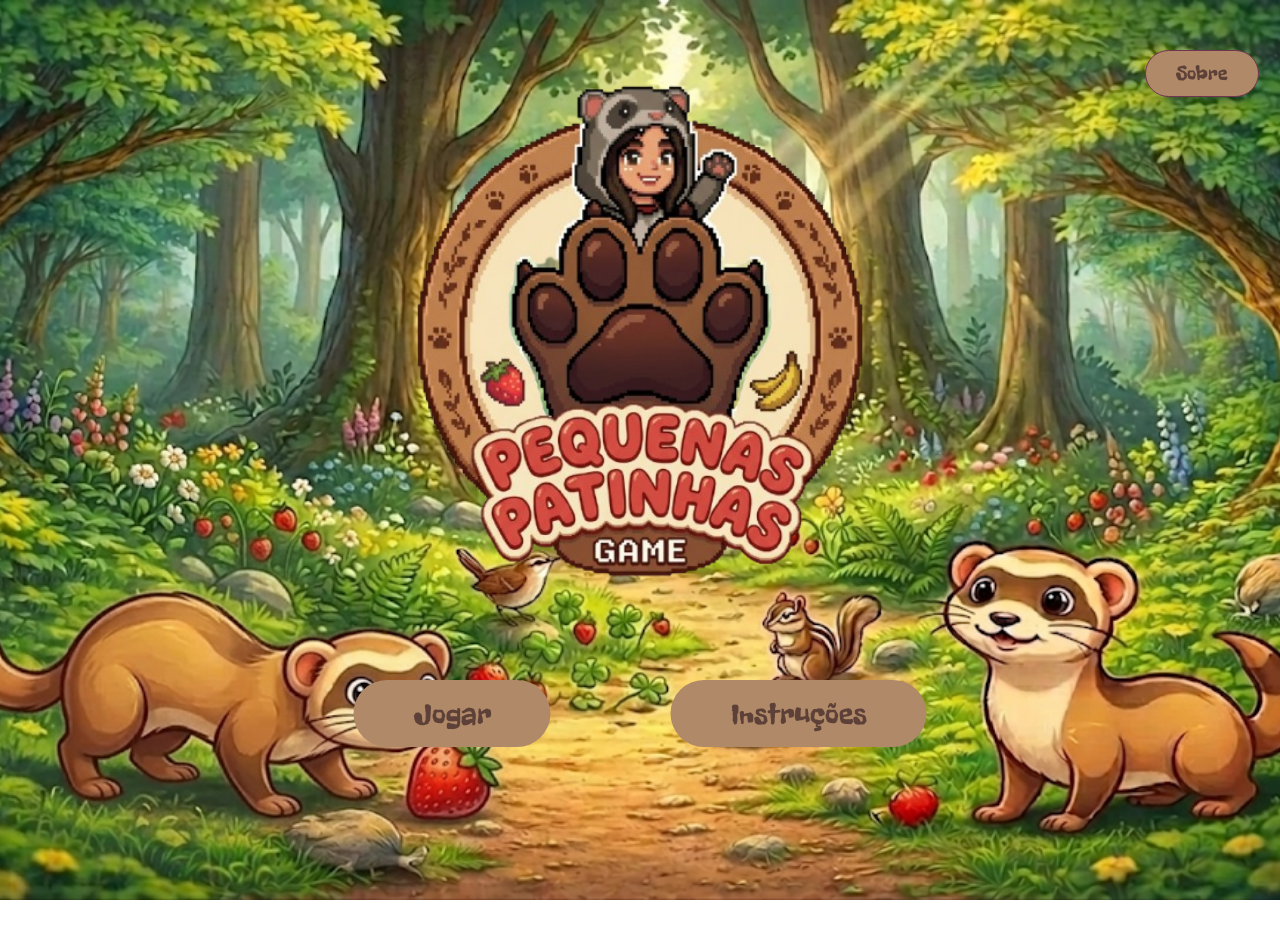
<file: index.html>
<!DOCTYPE html>
<html lang="pt-BR">

<head>
    <meta charset="UTF-8">
    <meta name="viewport" content="width=device-width, initial-scale=1.0">
    <link rel="stylesheet" href="./style.css">
    <link rel="shortcut icon" href="./img/logo.png" type="image/x-icon">
    <link href="https://fonts.googleapis.com/css2?family=Freckle+Face&display=swap" rel="stylesheet">
    <title>Pequenas Patinhas</title>
</head>

<body>

    <header>
        <div class="sobre">
            <a href="./sobre.html">Sobre</a>
        </div>
    </header>

    <main>

        <div class="inicio">
            <img src="./img/logo.png" class="moldura">

            <div class="botoes">
                <a href="./game.html">Jogar</a>
                <a href="./instrucoes.html">Instruções</a>
            </div>
        </div>

    </main>
</body>

</html>
</file>
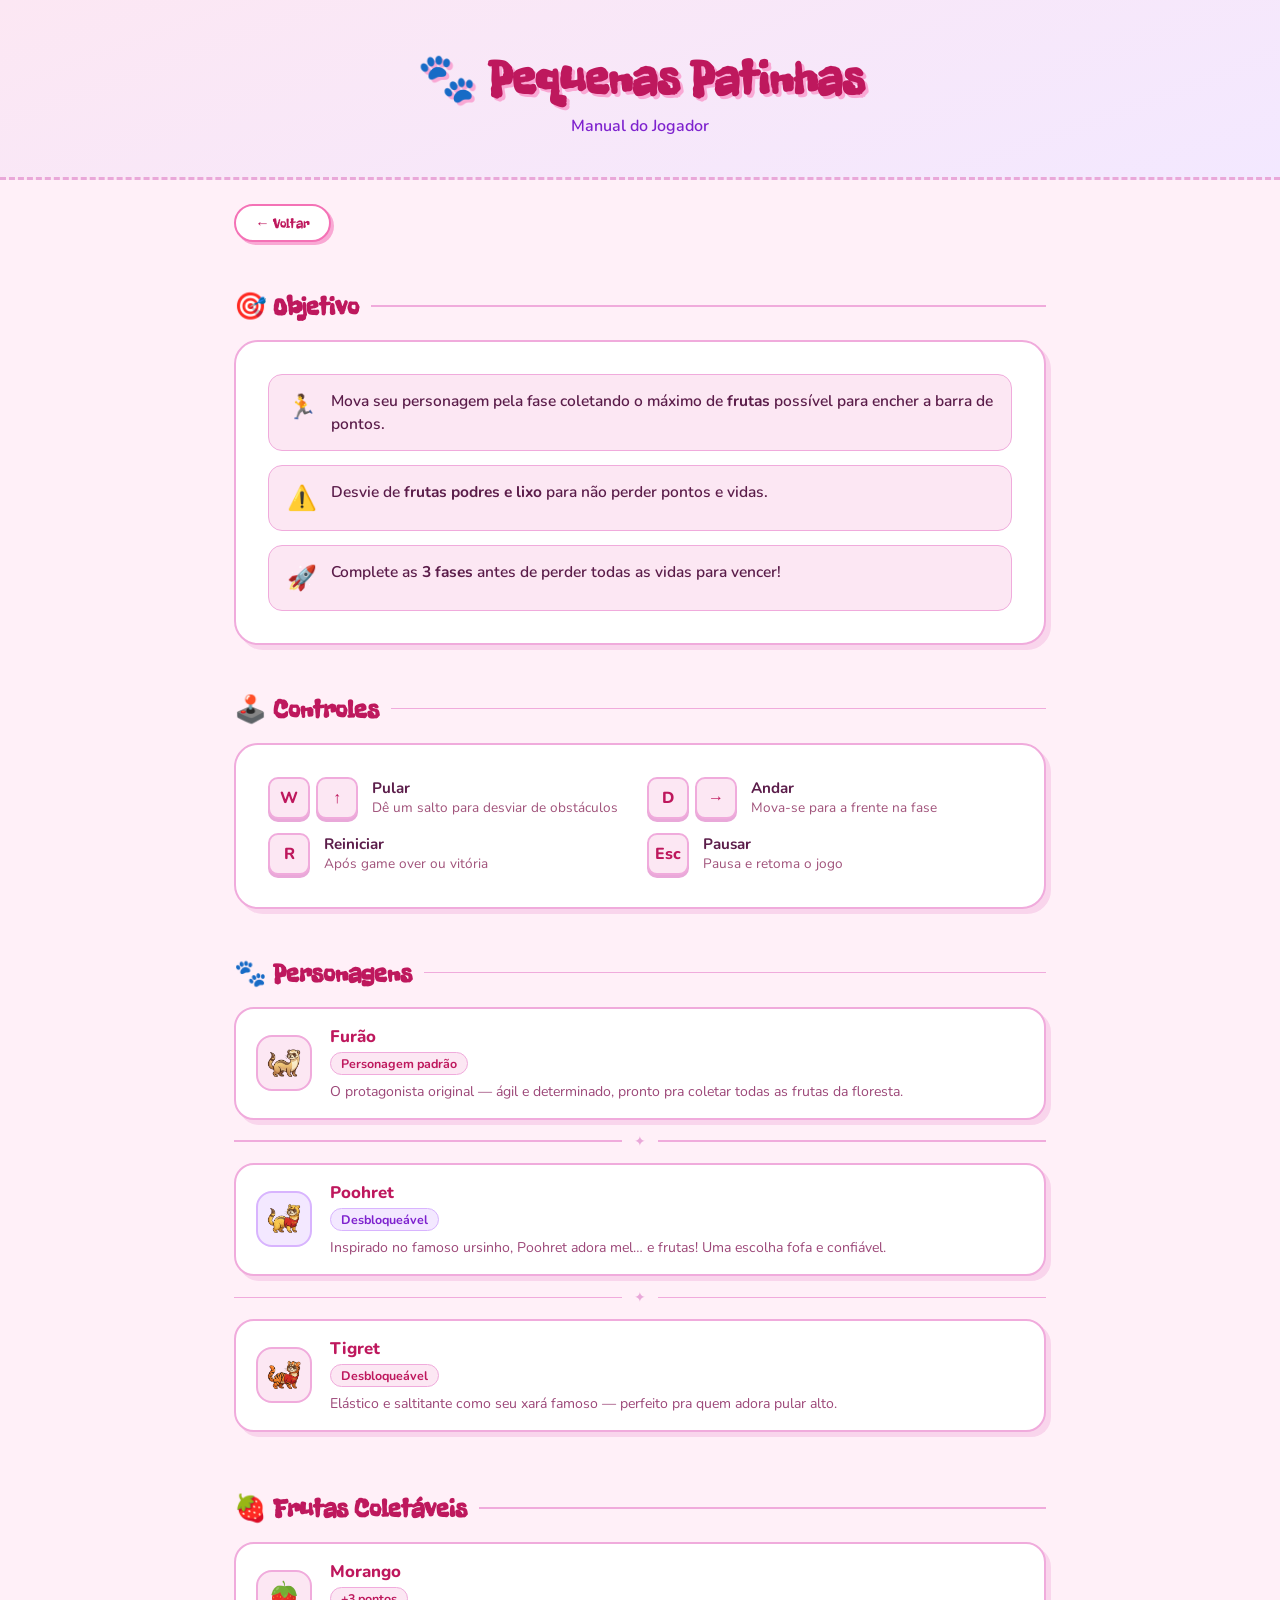
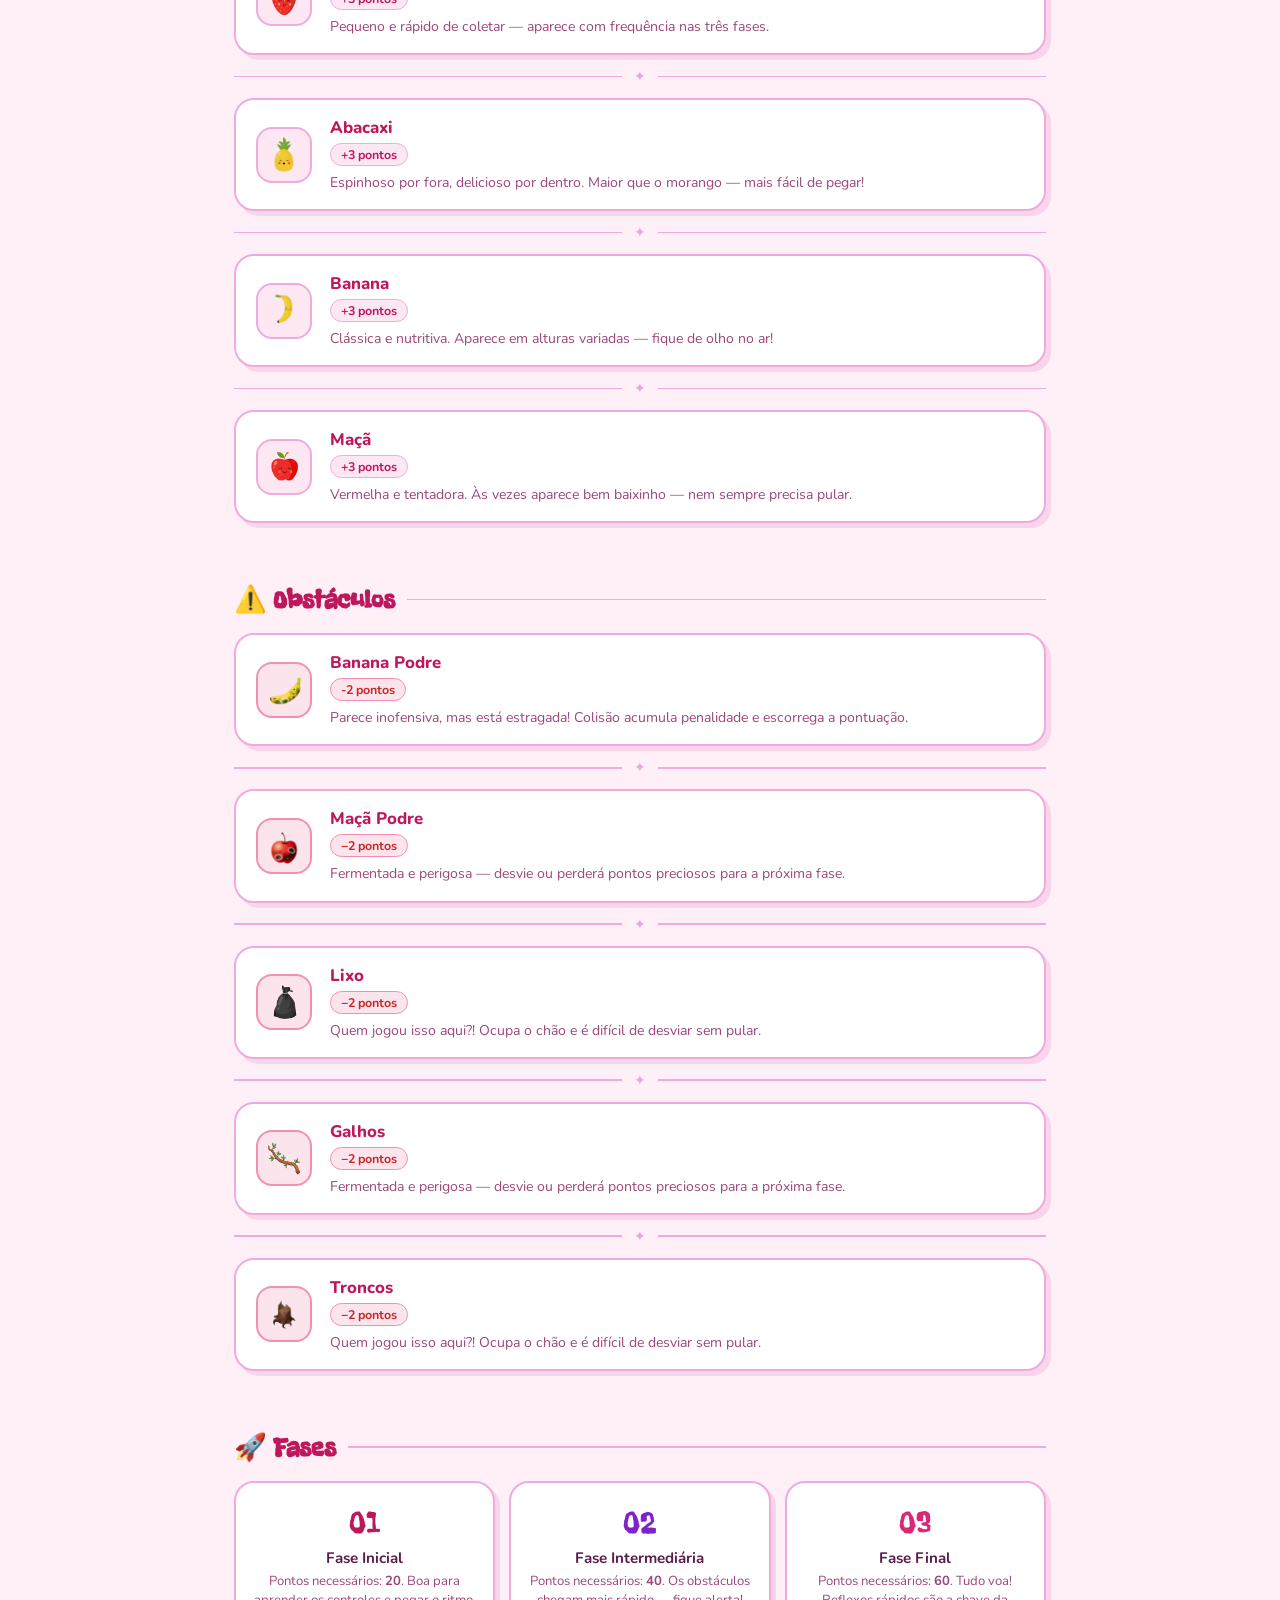
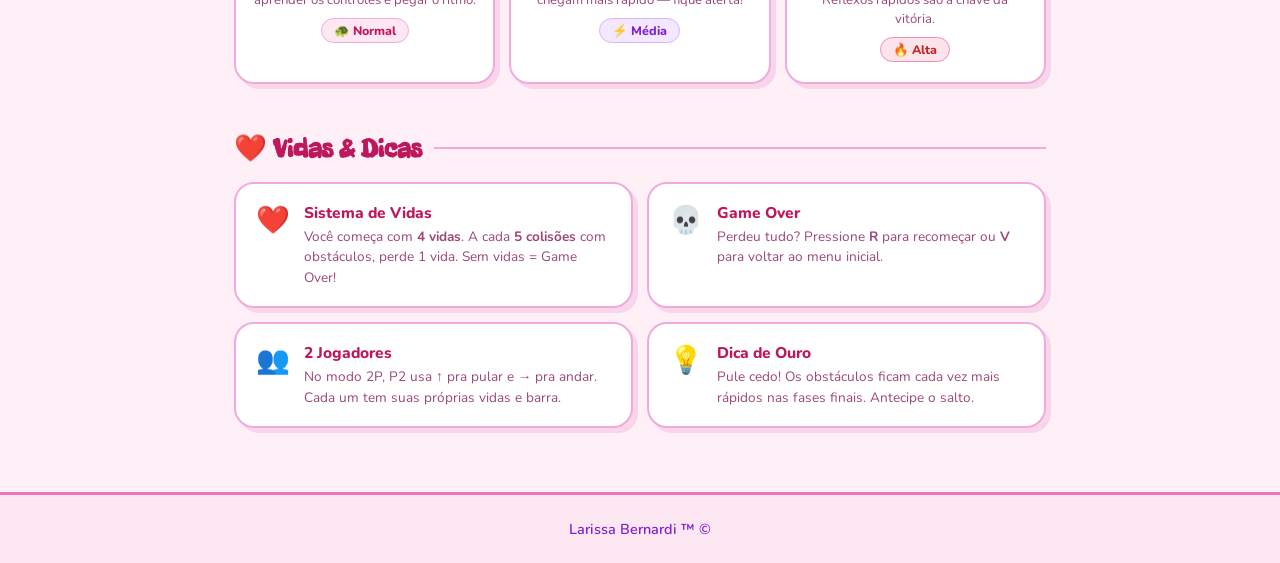
<file: instrucoes.html>
<!DOCTYPE html>
<html lang="pt-BR">
<head>
    <meta charset="UTF-8">
    <meta name="viewport" content="width=device-width, initial-scale=1.0">
    <link rel="shortcut icon" href="./img/logo.png" type="image/x-icon">
    <link rel="stylesheet" href="./instrucoes.css">
    <link href="https://fonts.googleapis.com/css2?family=Freckle+Face&family=Nunito:wght@400;600;700;800&display=swap" rel="stylesheet">
    <title>Pequenas Patinhas</title>
</head>
<body>

<header>
    <h1>🐾 Pequenas Patinhas</h1>
    <p>Manual do Jogador</p>
</header>

<div class="botoes">
    <a href="./index.html">← Voltar</a>
</div>

<main>

    <!-- OBJETIVO -->
    <h2 class="secao-titulo">🎯 Objetivo</h2>
    <div class="card">
        <ul class="objetivo-lista">
            <li>
                <span class="icon">🏃</span>
                <span>Mova seu personagem pela fase coletando o máximo de <strong>frutas</strong> possível para encher a barra de pontos.</span>
            </li>
            <li>
                <span class="icon">⚠️</span>
                <span>Desvie de <strong>frutas podres e lixo</strong> para não perder pontos e vidas.</span>
            </li>
            <li>
                <span class="icon">🚀</span>
                <span>Complete as <strong>3 fases</strong> antes de perder todas as vidas para vencer!</span>
            </li>
        </ul>
    </div>

    <!-- CONTROLES -->
    <h2 class="secao-titulo">🕹️ Controles</h2>
    <div class="card">
        <div class="controles-grid">
            <div class="controle-item">
                <div class="teclas">
                    <div class="tecla">W</div>
                    <div class="tecla">↑</div>
                </div>
                <div class="controle-desc">Pular
                    <span>Dê um salto para desviar de obstáculos</span>
                </div>
            </div>
            <div class="controle-item">
                <div class="teclas">
                    <div class="tecla">D</div>
                    <div class="tecla">→</div>
                </div>
                <div class="controle-desc">Andar
                    <span>Mova-se para a frente na fase</span>
                </div>
            </div>
            <div class="controle-item">
                <div class="teclas"><div class="tecla">R</div></div>
                <div class="controle-desc">Reiniciar
                    <span>Após game over ou vitória</span>
                </div>
            </div>
            <div class="controle-item">
                <div class="teclas"><div class="tecla">Esc</div></div>
                <div class="controle-desc">Pausar
                    <span>Pausa e retoma o jogo</span>
                </div>
            </div>
        </div>
    </div>

    <!-- PERSONAGENS -->
    <h2 class="secao-titulo">🐾 Personagens</h2>
    <div class="cards-lista">
        <div class="item-card">
            <div class="emoji-box">
                <img src="./img/furao_lado_oposto.png" alt="Furão">
            </div>
            <div class="item-info">
                <strong>Furão</strong>
                <span class="tag tag-rosa">Personagem padrão</span>
                <p>O protagonista original — ágil e determinado, pronto pra coletar todas as frutas da floresta.</p>
            </div>
        </div>
        <div class="separador">✦</div>
        <div class="item-card roxo">
            <div class="emoji-box">
                <img src="./img/pooh.png" alt="Poohret">
            </div>
            <div class="item-info">
                <strong>Poohret</strong>
                <span class="tag tag-roxo">Desbloqueável</span>
                <p>Inspirado no famoso ursinho, Poohret adora mel… e frutas! Uma escolha fofa e confiável.</p>
            </div>
        </div>
        <div class="separador">✦</div>
        <div class="item-card">
            <div class="emoji-box">
                <img src="./img/tigrao.png" alt="Tigret">
            </div>
            <div class="item-info">
                <strong>Tigret</strong>
                <span class="tag tag-rosa">Desbloqueável</span>
                <p>Elástico e saltitante como seu xará famoso — perfeito pra quem adora pular alto.</p>
            </div>
        </div>
    </div>

    <!-- FRUTAS -->
    <h2 class="secao-titulo">🍓 Frutas Coletáveis</h2>
    <div class="cards-lista">
        <div class="item-card">
            <div class="emoji-box">
                <img src="./img/morango.png" alt="Morango">
            </div>
            <div class="item-info">
                <strong>Morango</strong>
                <span class="tag tag-rosa">+3 pontos</span>
                <p>Pequeno e rápido de coletar — aparece com frequência nas três fases.</p>
            </div>
        </div>
        <div class="separador">✦</div>
        <div class="item-card">
            <div class="emoji-box">
                <img src="./img/abacaxi.png" alt="Abacaxi">
            </div>
            <div class="item-info">
                <strong>Abacaxi</strong>
                <span class="tag tag-rosa">+3 pontos</span>
                <p>Espinhoso por fora, delicioso por dentro. Maior que o morango — mais fácil de pegar!</p>
            </div>
        </div>
        <div class="separador">✦</div>
        <div class="item-card">
            <div class="emoji-box">
                <img src="./img/banana.png" alt="Banana">
            </div>
            <div class="item-info">
                <strong>Banana</strong>
                <span class="tag tag-rosa">+3 pontos</span>
                <p>Clássica e nutritiva. Aparece em alturas variadas — fique de olho no ar!</p>
            </div>
        </div>
        <div class="separador">✦</div>
        <div class="item-card">
            <div class="emoji-box">
                <img src="./img/maca.png" alt="">
            </div>
            <div class="item-info">
                <strong>Maçã</strong>
                <span class="tag tag-rosa">+3 pontos</span>
                <p>Vermelha e tentadora. Às vezes aparece bem baixinho — nem sempre precisa pular.</p>
            </div>
        </div>
    </div>

    <!-- OBSTACULOS -->
    <h2 class="secao-titulo">⚠️ Obstáculos</h2>
    <div class="cards-lista">
        <div class="item-card perigo">
            <div class="emoji-box">
                <img src="./img/banana_podre.png" alt="Banana Podre">
            </div>
            <div class="item-info">
                <strong>Banana Podre</strong>
                <span class="tag tag-vermelho">-2 pontos</span>
                <p>Parece inofensiva, mas está estragada! Colisão acumula penalidade e escorrega a pontuação.</p>
            </div>
        </div>
        <div class="separador">✦</div>
        <div class="item-card perigo">
            <div class="emoji-box">
                <img src="./img/maca_podre.png" alt="Maça Podre">
            </div>
            <div class="item-info">
                <strong>Maçã Podre</strong>
                <span class="tag tag-vermelho">−2 pontos</span>
                <p>Fermentada e perigosa — desvie ou perderá pontos preciosos para a próxima fase.</p>
            </div>
        </div>
        <div class="separador">✦</div>
        <div class="item-card perigo">
            <div class="emoji-box">
                <img src="./img/lixo.png" alt="">
            </div>
            <div class="item-info">
                <strong>Lixo</strong>
                <span class="tag tag-vermelho">−2 pontos</span>
                <p>Quem jogou isso aqui?! Ocupa o chão e é difícil de desviar sem pular.</p>
            </div>
        </div>
        <div class="separador">✦</div>
        <div class="item-card perigo">
            <div class="emoji-box">
                <img src="./img/galho.png" alt="Maça Podre">
            </div>
            <div class="item-info">
                <strong>Galhos</strong>
                <span class="tag tag-vermelho">−2 pontos</span>
                <p>Fermentada e perigosa — desvie ou perderá pontos preciosos para a próxima fase.</p>
            </div>
        </div><div class="separador">✦</div>
        <div class="item-card perigo">
            <div class="emoji-box">
                <img src="./img/tronco.png" alt="Maça Podre">
            </div>
            <div class="item-info">
                <strong>Troncos</strong>
                <span class="tag tag-vermelho">−2 pontos</span>
                <p>Quem jogou isso aqui?! Ocupa o chão e é difícil de desviar sem pular.</p>
            </div>
        </div>
    </div>

    <!-- FASES -->
    <h2 class="secao-titulo">🚀 Fases</h2>
    <div class="fases-grid">
        <div class="fase-card">
            <span class="fase-num">01</span>
            <strong>Fase Inicial</strong>
            <p>Pontos necessários: <b>20</b>. Boa para aprender os controles e pegar o ritmo.</p>
            <span class="velocidade">🐢 Normal</span>
        </div>
        <div class="fase-card">
            <span class="fase-num">02</span>
            <strong>Fase Intermediária</strong>
            <p>Pontos necessários: <b>40</b>. Os obstáculos chegam mais rápido — fique alerta!</p>
            <span class="velocidade">⚡ Média</span>
        </div>
        <div class="fase-card">
            <span class="fase-num">03</span>
            <strong>Fase Final</strong>
            <p>Pontos necessários: <b>60</b>. Tudo voa! Reflexos rápidos são a chave da vitória.</p>
            <span class="velocidade">🔥 Alta</span>
        </div>
    </div>

    <!-- VIDAS E DICAS -->
    <h2 class="secao-titulo">❤️ Vidas & Dicas</h2>
    <div class="dica-grid">
        <div class="dica-card">
            <span class="dica-icon">❤️</span>
            <div>
                <strong>Sistema de Vidas</strong>
                <p>Você começa com <b>4 vidas</b>. A cada <b>5 colisões</b> com obstáculos, perde 1 vida. Sem vidas = Game Over!</p>
            </div>
        </div>
        <div class="dica-card">
            <span class="dica-icon">💀</span>
            <div>
                <strong>Game Over</strong>
                <p>Perdeu tudo? Pressione <b>R</b> para recomeçar ou <b>V</b> para voltar ao menu inicial.</p>
            </div>
        </div>
        <div class="dica-card">
            <span class="dica-icon">👥</span>
            <div>
                <strong>2 Jogadores</strong>
                <p>No modo 2P, P2 usa <b>↑</b> pra pular e <b>→</b> pra andar. Cada um tem suas próprias vidas e barra.</p>
            </div>
        </div>
        <div class="dica-card">
            <span class="dica-icon">💡</span>
            <div>
                <strong>Dica de Ouro</strong>
                <p>Pule cedo! Os obstáculos ficam cada vez mais rápidos nas fases finais. Antecipe o salto.</p>
            </div>
        </div>
    </div>

</main>
<footer>
    <a href="https://github.com/larssia?tab=repositories">Larissa Bernardi &trade; &copy;</a>
</footer>

</body>
</html>
</file>
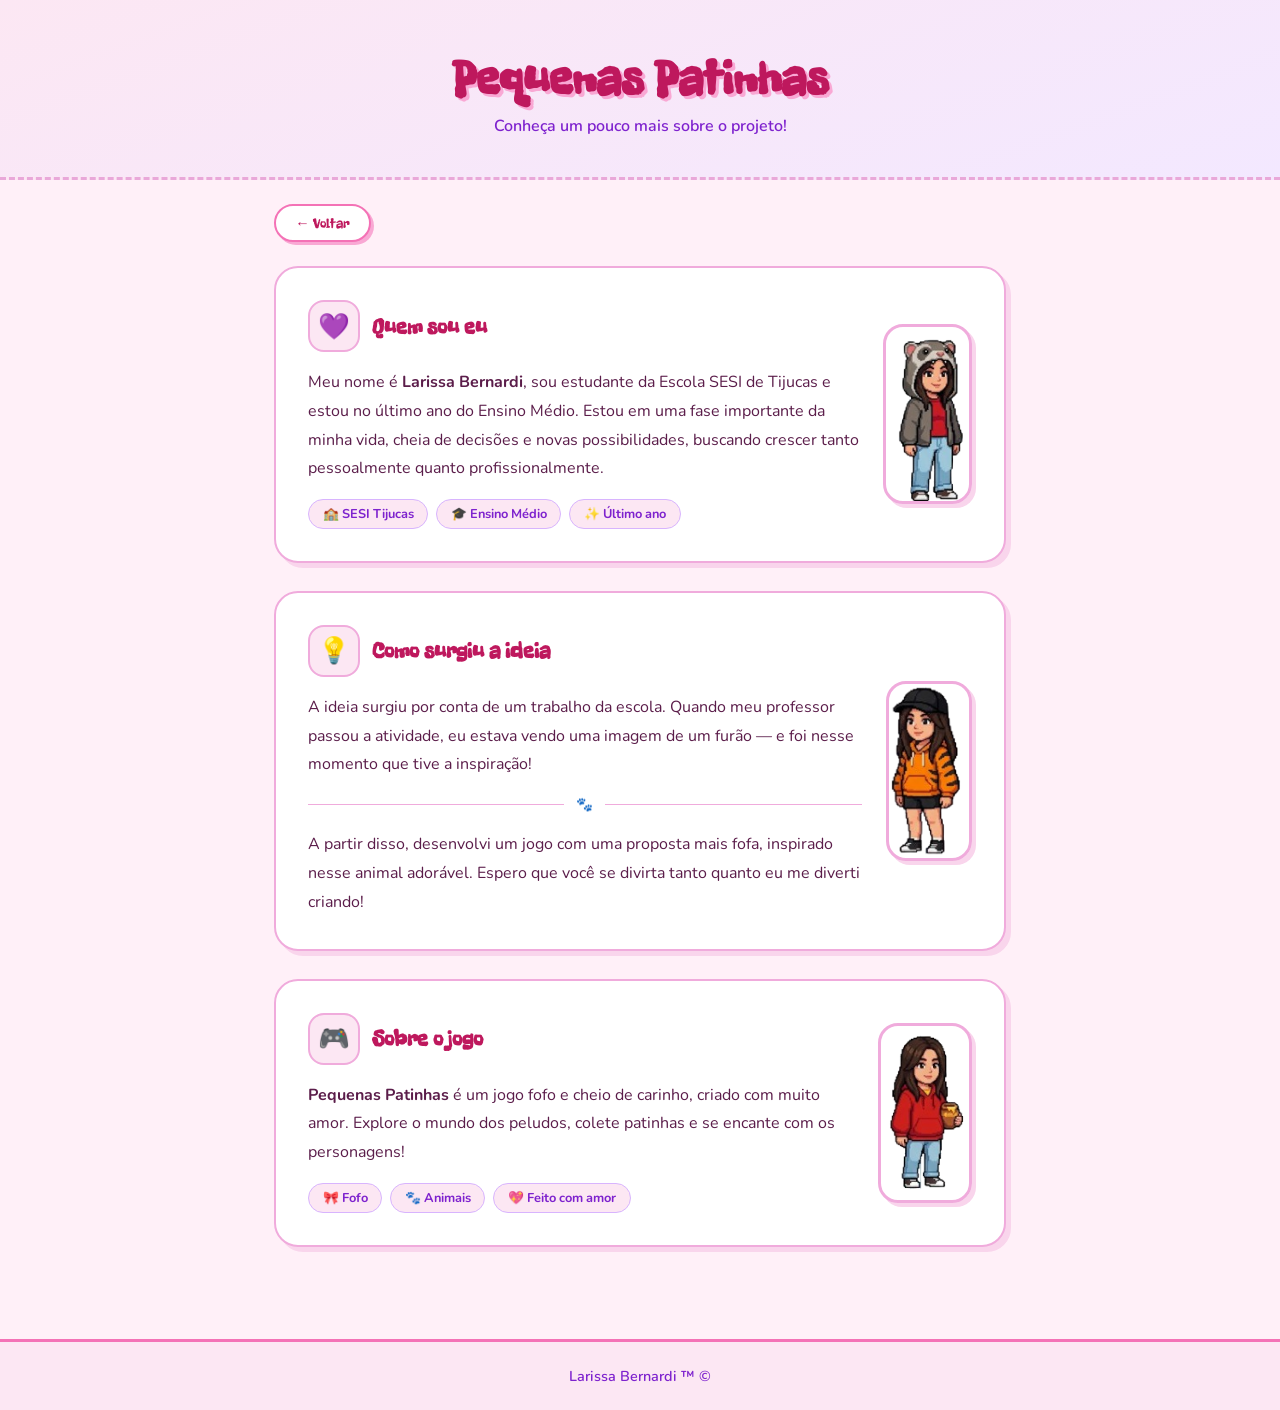
<file: sobre.html>
<!DOCTYPE html>
<html lang="pt-BR">

<head>
    <meta charset="UTF-8">
    <meta name="viewport" content="width=device-width, initial-scale=1.0">
    <link rel="shortcut icon" href="./img/logo.png" type="image/x-icon">
    <link rel="stylesheet" href="./sobre.css">
    <link href="https://fonts.googleapis.com/css2?family=Freckle+Face&family=Nunito:wght@400;600;700&display=swap"
        rel="stylesheet">
    <title>Pequenas Patinhas</title>
</head>

<body>

    <header>
    </header>

    <div class="hero">
        <h1>Pequenas Patinhas</h1>
        <p class="subtitulo">Conheça um pouco mais sobre o projeto!</p>
    </div>

    <div class="btn-voltar-wrap">
        <a href="./index.html" class="btn-voltar">← Voltar</a>
    </div>

    <main>

        <!-- Quem sou eu -->
        <div class="card">
            <div class="card-conteudo">

                <!-- TEXTO -->
                <div>
                    <div class="card-header">
                        <div class="card-icon">💜</div>
                        <h2>Quem sou eu</h2>
                    </div>

                    <p>
                        Meu nome é <strong>Larissa Bernardi</strong>, sou estudante da Escola SESI de Tijucas e estou no
                        último ano do Ensino Médio.
                        Estou em uma fase importante da minha vida, cheia de decisões e novas possibilidades,
                        buscando crescer tanto pessoalmente quanto profissionalmente.
                    </p>

                    <div class="badges">
                        <span class="badge">🏫 SESI Tijucas</span>
                        <span class="badge">🎓 Ensino Médio</span>
                        <span class="badge">✨ Último ano</span>
                    </div>
                </div>

                 <img src="./img/foto.png" alt="Minha foto" class="foto-perfil">

            </div>
        </div>
        <!-- Como surgiu -->
        <div class="card">
            <div class="card-conteudo">

                <!-- TEXTO -->
                <div>
                    <div class="card-header">
                        <div class="card-icon">💡</div>
                        <h2>Como surgiu a ideia</h2>
                    </div>

                    <p>
                        A ideia surgiu por conta de um trabalho da escola. Quando meu professor passou a atividade,
                        eu estava vendo uma imagem de um furão — e foi nesse momento que tive a inspiração!
                    </p>

                    <div class="separador">🐾</div>

                    <p>
                        A partir disso, desenvolvi um jogo com uma proposta mais fofa, inspirado nesse animal adorável.
                        Espero que você se divirta tanto quanto eu me diverti criando!
                    </p>
                </div>

                <!-- FOTO (AGORA NA DIREITA) -->
                <img src="./img/foto2.png" class="foto-perfil">

            </div>
        </div>

        <!-- Sobre o jogo -->
        <div class="card">
            <div class="card-conteudo">

                <!-- TEXTO -->
                <div>
                    <div class="card-header">
                        <div class="card-icon">🎮</div>
                        <h2>Sobre o jogo</h2>
                    </div>

                    <p>
                        <strong>Pequenas Patinhas</strong> é um jogo fofo e cheio de carinho, criado com muito amor.
                        Explore o mundo dos peludos, colete patinhas e se encante com os personagens!
                    </p>

                    <div class="badges">
                        <span class="badge">🎀 Fofo</span>
                        <span class="badge">🐾 Animais</span>
                        <span class="badge">💖 Feito com amor</span>
                    </div>
                </div>

                <!-- FOTO -->
                <img src="./img/foto3.png" class="foto-perfil">

            </div>
        </div>

    </main>
    <footer>
        <a href="https://github.com/larssia?tab=repositories">Larissa Bernardi &trade; &copy;</a>
    </footer>

</body>

</html>
</file>
<file: style.css>
*{
    margin: 0;
    padding: 0;
}

body{
    background-image: url("./img/inicio2.png");
    background-size: 100% 100%;
    background-size: cover;
    background-position: center;
    background-repeat: no-repeat;
    background-attachment: fixed;
    height: 100vh;
    background-attachment: fixed;
    overflow: hidden;
}

.inicio{
    position: relative;
    display: flex;
    justify-content: center;
    align-items: flex-start;
    height: 100vh;
    padding-top: 40px; 
}

.moldura{
    width: 500px;
    margin-top: -40px;
}

/* texto dentro da moldura */
.titulo{
    position: absolute;
    font-family: "Freckle Face", cursive;
    font-size: 65px;
    color: #b46a91;
    align-items: flex-start;
    padding-top: 135px;
}

.botoes{
    position: absolute;
    top: 680px; 
    left: 50%;
    transform: translateX(-50%);
    display: flex;
    gap: 120px;
}

.botoes a{
    background-color: #b08968;
    color: #5d4037;
    font-family: "Freckle Face", cursive;
    font-size: 30px;

    padding: 15px 60px;
    border-radius: 1000px;

    text-decoration: none;
    display: inline-block;
}

.sobre a{
    position: absolute;
    top: 50px;
    left: 85%;
    transform: translateX(50%);
    display: flex;
    align-items: center;
    gap: 120px; 

    background-color: #b08968;
    color: #5d4037;
    border: 1.5px solid #703350;
    font-family: "Freckle Face", cursive;
    font-size: 20px;
    cursor: pointer;
    padding: 10px 30px;
    border-radius: 1000px;
    text-decoration: none;
    z-index: 999;
}
</file>
<file: instrucoes.css>
* {
     box-sizing: border-box;
     margin: 0;
     padding: 0;
 }

 body {
     font-family: 'Nunito', Arial, sans-serif;
     background: #fff0f8;
     color: #5b1d4a;
     min-height: 100vh;
 }

 /* HEADER */
 header {
     background: linear-gradient(160deg, #fce7f3, #f3e8ff);
     border-bottom: 3px dashed #e9a8d9;
     padding: 3rem 1.5rem 2.5rem;
     text-align: center;
 }

 header h1 {
     font-family: 'Freckle Face', cursive;
     font-size: clamp(2rem, 5vw, 3rem);
     color: #be185d;
     text-shadow: 3px 3px 0 #f9a8d4;
 }

 header p {
     color: #7e22ce;
     font-size: 1rem;
     margin-top: 0.5rem;
     font-weight: 600;
 }

 /* BOTAO VOLTAR */
 .botoes {
     max-width: 860px;
     margin: 1.5rem auto 0;
     padding: 0 1.5rem;
 }

 .botoes a {
     display: inline-block;
     background: white;
     color: #be185d;
     font-family: 'Freckle Face', cursive;
     font-size: 0.9rem;
     padding: 0.5rem 1.2rem;
     border-radius: 999px;
     border: 2px solid #f472b6;
     text-decoration: none;
     box-shadow: 3px 3px 0 #f9a8d4;
     transition: box-shadow 0.2s;
 }

/* EFEITO AO PASSAR O MOUSE */
 .botoes a:hover {
     box-shadow: 5px 5px 0 #f9a8d4;
 }

 /* MAIN */
 main {
     max-width: 860px;
     margin: 0 auto;
     padding: 0 1.5rem 4rem;
 }

 /* TITULO SECAO */
 .secao-titulo {
     font-family: 'Freckle Face', cursive;
     font-size: 1.65rem;
     color: #be185d;
     margin: 48px 0 18px;
     display: flex;
     align-items: center;
     gap: 12px;
 }

 /* LINHA AO LADO DO TÍTULO */
 .secao-titulo::after {
     content: '';
     flex: 1;
     height: 1.5px;
     background: #f0abdc;
 }

 .card {
     background: white;
     border-radius: 24px;
     border: 2.5px solid #f0abdc;
     padding: 2rem;
     box-shadow: 5px 5px 0 #f9d5ec;
     transition: transform 0.18s;
 }

 .card:hover {
     transform: translateY(-3px);
 }

 /* CONTROLES */
 .controles-grid {
     display: grid;
     grid-template-columns: 1fr 1fr;
     gap: 14px;
 }

 .controle-item {
     display: flex;
     align-items: center;
     gap: 14px;
 }

 .teclas {
     display: flex;
     gap: 6px;
 }

 .tecla {
     width: 42px;
     height: 42px;
     background: #fce7f3;
     border: 2px solid #f0abdc;
     border-radius: 10px;
     display: flex;
     align-items: center;
     justify-content: center;
     font-weight: 800;
     font-size: 1rem;
     color: #be185d;
     box-shadow: 0 3px 0 #e9a8d9;
     flex-shrink: 0;
 }

 .controle-desc {
     font-size: 0.95rem;
     font-weight: 700;
     color: #5b1d4a;
 }

 .controle-desc span {
     display: block;
     font-weight: 400;
     font-size: 0.85rem;
     color: #a0527a;
 }

 /* OBJETIVO */
 .objetivo-lista {
     list-style: none;
     display: flex;
     flex-direction: column;
     gap: 14px;
 }

 .objetivo-lista li {
     display: flex;
     align-items: flex-start;
     gap: 14px;
     padding: 14px 18px;
     background: #fce7f3;
     border-radius: 14px;
     border: 1.5px solid #f0abdc;
     font-size: 0.97rem;
     font-weight: 600;
     line-height: 1.5;
 }

 .objetivo-lista li .icon {
     font-size: 1.5rem;
     flex-shrink: 0;
 }

 /* LISTA DE CARDS */
 .cards-lista {
     display: flex;
     flex-direction: column;
     gap: 0;
 }

 .item-card {
     display: flex;
     align-items: center;
     gap: 18px;
     background: white;
     border-radius: 20px;
     padding: 16px 20px;
     border: 2.5px solid #f0abdc;
     box-shadow: 5px 5px 0 #f9d5ec;
     transition: transform 0.18s;
     margin-bottom: 12px;
 }

 .item-card:hover {
     transform: translateX(5px);
 }

 /* CAIXA DO ÍCONE / IMAGEM */
 .emoji-box {
     width: 56px;
     height: 56px;
     background: #fce7f3;
     border-radius: 16px;
     border: 2px solid #f0abdc;
     display: flex;
     align-items: center;
     justify-content: center;
     font-size: 1.9rem;
     flex-shrink: 0;
 }

 
.emoji-box img {
    width: 70%;
    height: 70%;
    object-fit: contain;
}

 .item-card.perigo .emoji-box {
     background: #fce4ec;
     border-color: #f48fb1;
 }

 .item-card.roxo .emoji-box {
     background: #f3e8ff;
     border-color: #d8b4fe;
 }

 .item-info strong {
     display: block;
     font-size: 1.05rem;
     font-weight: 800;
     color: #be185d;
 }

 .item-info .tag {
     display: inline-block;
     font-size: 0.78rem;
     font-weight: 700;
     padding: 2px 10px;
     border-radius: 999px;
     margin: 4px 0 6px;
 }

 .tag-rosa {
     background: #fce7f3;
     color: #be185d;
     border: 1.5px solid #f0abdc;
 }

 .tag-vermelho {
     background: #fce4ec;
     color: #c62828;
     border: 1.5px solid #f48fb1;
 }

 .tag-roxo {
     background: #f3e8ff;
     color: #7e22ce;
     border: 1.5px solid #d8b4fe;
 }

 .item-info p {
     font-size: 0.88rem;
     color: #9c4778;
     line-height: 1.5;
 }

 /* SEPARADOR */
 .separador {
     display: flex;
     align-items: center;
     gap: 0.75rem;
     margin: 0 0 12px;
     font-size: 0.85rem;
     color: #e9a8d9;
 }

 .separador::before,
 .separador::after {
     content: '';
     flex: 1;
     height: 1.5px;
     background: #f0abdc;
 }

/* ===== GRID (FASES E DICAS) ===== */
 .fases-grid {
     display: grid;
     grid-template-columns: repeat(3, 1fr);
     gap: 14px;
 }

 .fase-card {
     background: white;
     border-radius: 20px;
     padding: 20px 16px;
     text-align: center;
     border: 2.5px solid #f0abdc;
     box-shadow: 5px 5px 0 #f9d5ec;
     transition: transform 0.18s;
 }

 .fase-card:hover {
     transform: translateY(-4px);
 }

 .fase-num {
     font-family: 'Freckle Face', cursive;
     font-size: 2rem;
     display: block;
 }

 .fase-card:nth-child(1) .fase-num {
     color: #be185d;
 }

 .fase-card:nth-child(2) .fase-num {
     color: #7e22ce;
 }

 .fase-card:nth-child(3) .fase-num {
     color: #db2777;
 }

 .fase-card strong {
     display: block;
     font-size: 0.95rem;
     margin: 6px 0 4px;
     color: #5b1d4a;
 }

 .fase-card p {
     font-size: 0.82rem;
     color: #9c4778;
     line-height: 1.45;
 }

 .velocidade {
     display: inline-block;
     margin-top: 8px;
     font-size: 0.78rem;
     font-weight: 800;
     padding: 3px 12px;
     border-radius: 999px;
 }

 .fase-card:nth-child(1) .velocidade {
     background: #fce7f3;
     color: #be185d;
     border: 1.5px solid #f0abdc;
 }

 .fase-card:nth-child(2) .velocidade {
     background: #f3e8ff;
     color: #7e22ce;
     border: 1.5px solid #d8b4fe;
 }

 .fase-card:nth-child(3) .velocidade {
     background: #fce4ec;
     color: #c62828;
     border: 1.5px solid #f48fb1;
 }

 /* DICAS */
 .dica-grid {
     display: grid;
     grid-template-columns: 1fr 1fr;
     gap: 14px;
 }

 .dica-card {
     background: white;
     border-radius: 20px;
     padding: 18px 20px;
     border: 2.5px solid #f0abdc;
     box-shadow: 5px 5px 0 #f9d5ec;
     display: flex;
     gap: 14px;
     align-items: flex-start;
 }

 .dica-icon {
     font-size: 1.7rem;
     flex-shrink: 0;
 }

 .dica-card strong {
     display: block;
     font-size: 0.97rem;
     font-weight: 800;
     color: #be185d;
     margin-bottom: 4px;
 }

 .dica-card p {
     font-size: 0.85rem;
     color: #9c4778;
     line-height: 1.5;
 }

 /* RODAPE */
footer {
    background: #fce7f3;
    border-top: 3px solid #f472b6;
    text-align: center;
    padding: 1.5rem;
    color: #be185d;
    font-size: 0.9rem;
}

footer a {
    color: #7e22ce;
    text-decoration: none;
    font-weight: 600;
    transition: 0.2s;
}

footer a:hover {
    color: #be185d;
}
</file>
<file: sobre.css>
* {
    margin: 0;
    padding: 0;
    box-sizing: border-box;
}

body {
    background: #fff0f8;
    font-family: 'Nunito', Arial, sans-serif;
    color: #5b1d4a;
}

/* HERO */
.hero {
    background: linear-gradient(160deg, #fce7f3, #f3e8ff);
    border-bottom: 3px dashed #e9a8d9;
    text-align: center;
    padding: 3rem 1.5rem 2.5rem;
}

.hero h1 {
    font-family: 'Freckle Face', cursive;
    font-size: 3rem;
    color: #be185d;
    text-shadow: 3px 3px 0 #f9a8d4;
}

.hero p {
    margin-top: 0.5rem;
    color: #7e22ce;
    font-size: 1rem;
    font-weight: 600;
}

/* BOTÃO VOLTAR */
.botoes {
    max-width: 780px;
    margin: 1.5rem auto 0;
    padding: 0 1.5rem;
}

.botoes a {
    display: inline-block;
    background: white;
    color: #be185d;
    font-family: 'Freckle Face', cursive;
    font-size: 0.9rem;
    padding: 0.5rem 1.2rem;
    border-radius: 999px;
    border: 2px solid #f472b6;
    text-decoration: none;
    box-shadow: 3px 3px 0 #f9a8d4;
    transition: 0.2s;
}

.botoes a:hover {
    box-shadow: 5px 5px 0 #f9a8d4;
}

.btn-voltar-wrap {
    max-width: 780px;
    margin: 1.5rem auto 0;
    padding: 0 1.5rem;
}

.btn-voltar {
    display: inline-block;
    background: white;
    color: #be185d;
    font-family: 'Freckle Face', cursive;
    font-size: 0.9rem;
    padding: 0.5rem 1.2rem;
    border-radius: 999px;
    border: 2px solid #f472b6;
    text-decoration: none;
    box-shadow: 3px 3px 0 #f9a8d4;
    transition: 0.2s;
}

.btn-voltar:hover {
    box-shadow: 5px 5px 0 #f9a8d4;
}

/* MAIN */
main {
    max-width: 780px;
    margin: 0 auto;
    padding: 1.5rem 1.5rem 4rem;
}

/* CARDS */
.card {
    background: white;
    border-radius: 24px;
    border: 2.5px solid #f0abdc;
    padding: 2rem;
    margin-bottom: 1.75rem;
    box-shadow: 5px 5px 0 #f9d5ec;
}

.card-header {
    display: flex;
    align-items: center;
    gap: 0.75rem;
    margin-bottom: 1rem;
}

.card-icon {
    width: 52px;
    height: 52px;
    border-radius: 16px;
    background: #fce7f3;
    border: 2px solid #f0abdc;
    display: flex;
    align-items: center;
    justify-content: center;
    font-size: 1.6rem;
    flex-shrink: 0;
}

.card-conteudo {
    display: flex;
    align-items: center;
    gap: 1.5rem;
}

/* FOTO */
.foto-perfil {
    width: 180px;
    height: 180px;
    object-fit: cover;
    border-radius: 20px;
    border: 3px solid #f0abdc;
    box-shadow: 4px 4px 0 #f9d5ec;
}

.card h2 {
    font-family: 'Freckle Face', cursive;
    font-size: 1.4rem;
    color: #be185d;
}

.card p {
    font-size: 1rem;
    line-height: 1.8;
    color: #5b1d4a;
}

/* SEPARADOR */
.separador {
    display: flex;
    align-items: center;
    gap: 0.75rem;
    margin: 1rem 0;
    font-size: 0.85rem;
    color: #e9a8d9;
}

.separador::before,
.separador::after {
    content: '';
    flex: 1;
    height: 1.5px;
    background: #f0abdc;
}

/* BADGES */
.badges {
    display: flex;
    flex-wrap: wrap;
    gap: 0.5rem;
    margin-top: 1rem;
}

.badge {
    background: #fce7f3;
    color: #7e22ce;
    font-weight: 700;
    font-size: 0.8rem;
    padding: 0.3rem 0.85rem;
    border-radius: 999px;
    border: 1.5px solid #d8b4fe;
}

/* FOOTER */
footer {
    background: #fce7f3;
    border-top: 3px solid #f472b6;
    text-align: center;
    padding: 1.5rem;
    color: #be185d;
    font-size: 0.9rem;
}

footer a {
    color: #7e22ce;
    text-decoration: none;
    font-weight: 600;
    transition: 0.2s;
}

footer a:hover {
    color: #be185d;
}
</file>
